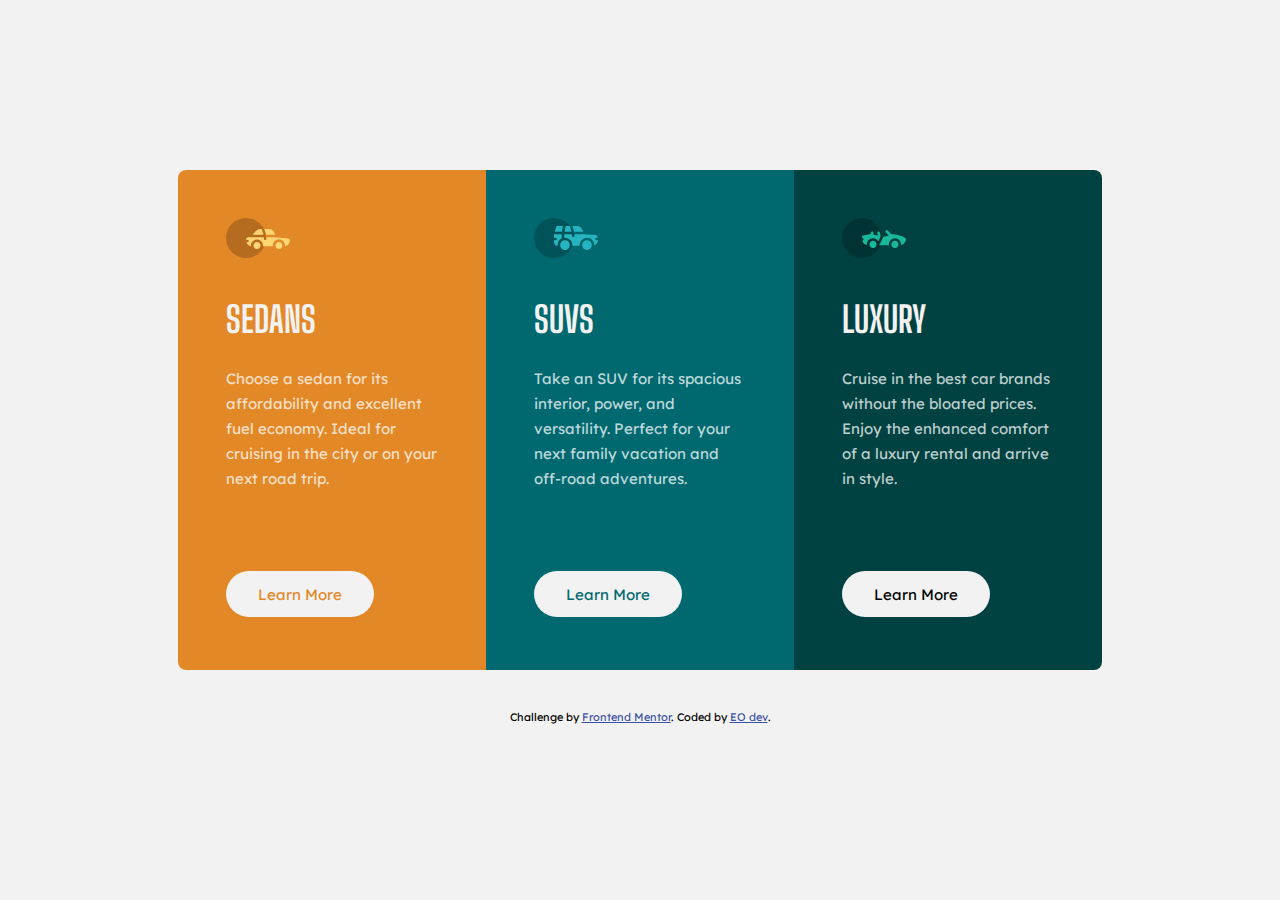
<file: 3-column-preview-card-component-main/index.html>
<!DOCTYPE html>
<html lang="en">
<head>
  <meta charset="UTF-8">
  <meta name="viewport" content="width=device-width, initial-scale=1.0"> <!-- displays site properly based on user's device -->

  <link rel="icon" type="image/png" sizes="32x32" href="./images/favicon-32x32.png">
  <link rel="stylesheet" href="./style.css">
  
  <title>Frontend Mentor | 3-column preview card component</title>

  <!-- Feel free to remove these styles or customise in your own stylesheet 👍 -->
  
</head>
<body>

  <section class="main-container">

    <article id="sedans">
      <img src="./images/icon-sedans.svg" alt="Sedans-icon">
      <h2>Sedans</h2>
      <p>
        Choose a sedan for its affordability and excellent fuel economy. Ideal for cruising in the city
        or on your next road trip.
      </p>
      <button id="sedans-btn">Learn More</button>
    </article>

    <article id="suvs">
      <img src="./images/icon-suvs.svg" alt="Suvs-icon">
      <h2>SUVs</h2>
      <p>
        Take an SUV for its spacious interior, power, and versatility. Perfect for your next family vacation 
  and off-road adventures.
      </p>
      <button id="suvs-btn">Learn More</button>
    </article>

    <article id="luxury">
      <img src="./images/icon-luxury.svg" alt="Luxury-icon">
      <h2>Luxury</h2>
      <p>
        Cruise in the best car brands without the bloated prices. Enjoy the enhanced comfort of a luxury 
  rental and arrive in style.
      </p>
      <button id="luxury-btn">Learn More</button>
    </article>
    
  </section>
  
  <div class="attribution">
    Challenge by <a href="https://www.frontendmentor.io?ref=challenge" target="_blank">Frontend Mentor</a>. 
    Coded by <a href="#">EO dev</a>.
  </div>
</body>
</html>
</file>
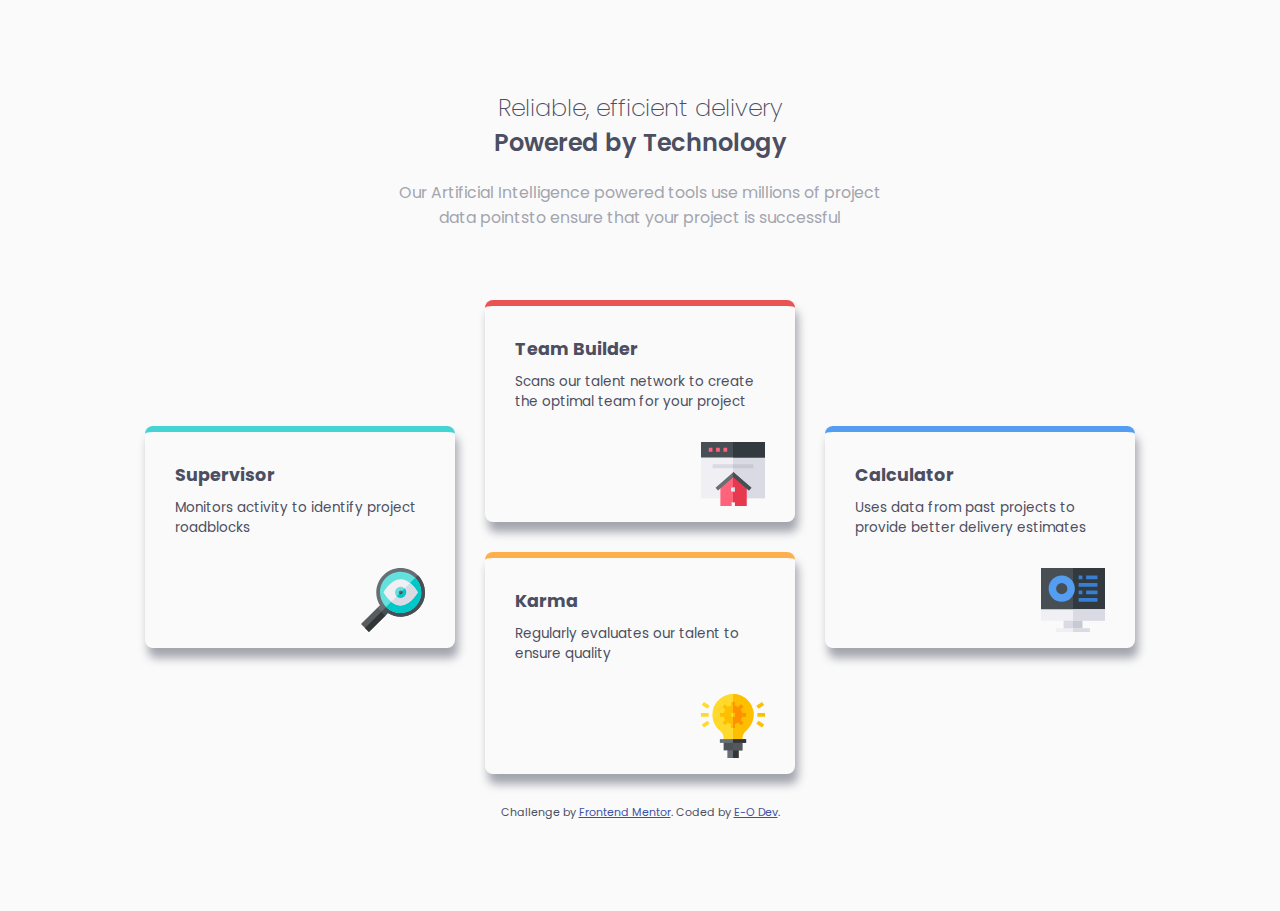
<file: four-card-feature-section-master/index.html>
<!DOCTYPE html>
<html lang="en">
<head>
  <meta charset="UTF-8">
  <meta name="viewport" content="width=device-width, initial-scale=1.0"> 

  <link rel="icon" type="image/png" sizes="32x32" href="./images/favicon-32x32.png">
  
  <title>Frontend Mentor | Four card feature section</title>
  <link rel="stylesheet" href="./style.css">
</head>
<body>
  
  <div class="container">
    <header>
      <h1>Reliable, efficient delivery</h1>
      <h2>Powered by Technology</h2>
      <p>Our Artificial Intelligence powered tools use millions of project data pointsto ensure that your project is successful</p>
    </header>
    <div class="cardsContainer">
      <div class="cards card1">
        <div class="content">
          <h3>Supervisor</h3>
          <p>Monitors activity to identify project roadblocks</p>
          <div class="image">
            <img src="./images/icon-supervisor.svg" alt="lupa">
          </div>
        </div>
      </div>
      <div class="twoCards">
        <div class="cards card2">
          <div class="content">
            <h3>Team Builder</h3>
            <p>Scans our talent network to create the optimal team for your project</p>
            <div class="image">
              <img src="./images/icon-team-builder.svg" alt="Icono team-builder">
            </div>
          </div>
        </div>
        <div class="cards card3">
          <div class="content">
            <h3>Karma</h3>
            <p>Regularly evaluates our talent to ensure quality</p>
            <div class="image">
              <img src="./images/icon-karma.svg" alt="icono- karma">
            </div>
          </div>
        </div>
    
      </div>
      <div class="cards card4">
        <div class="content">
          <h3>Calculator</h3>
          <p>Uses data from past projects to provide better delivery estimates</p>
          <div class="image">
            <img src="./images/icon-calculator.svg" alt="calculator">
          </div>
        </div>
      </div>
    </div>
    
    
    <footer>
      <p class="attribution">
        Challenge by <a href="https://www.frontendmentor.io?ref=challenge" target="_blank">Frontend Mentor</a>.
        Coded by <a href="#">E-O Dev</a>.
      </p>
    </footer>
  </div>
</body>
</html>
</file>
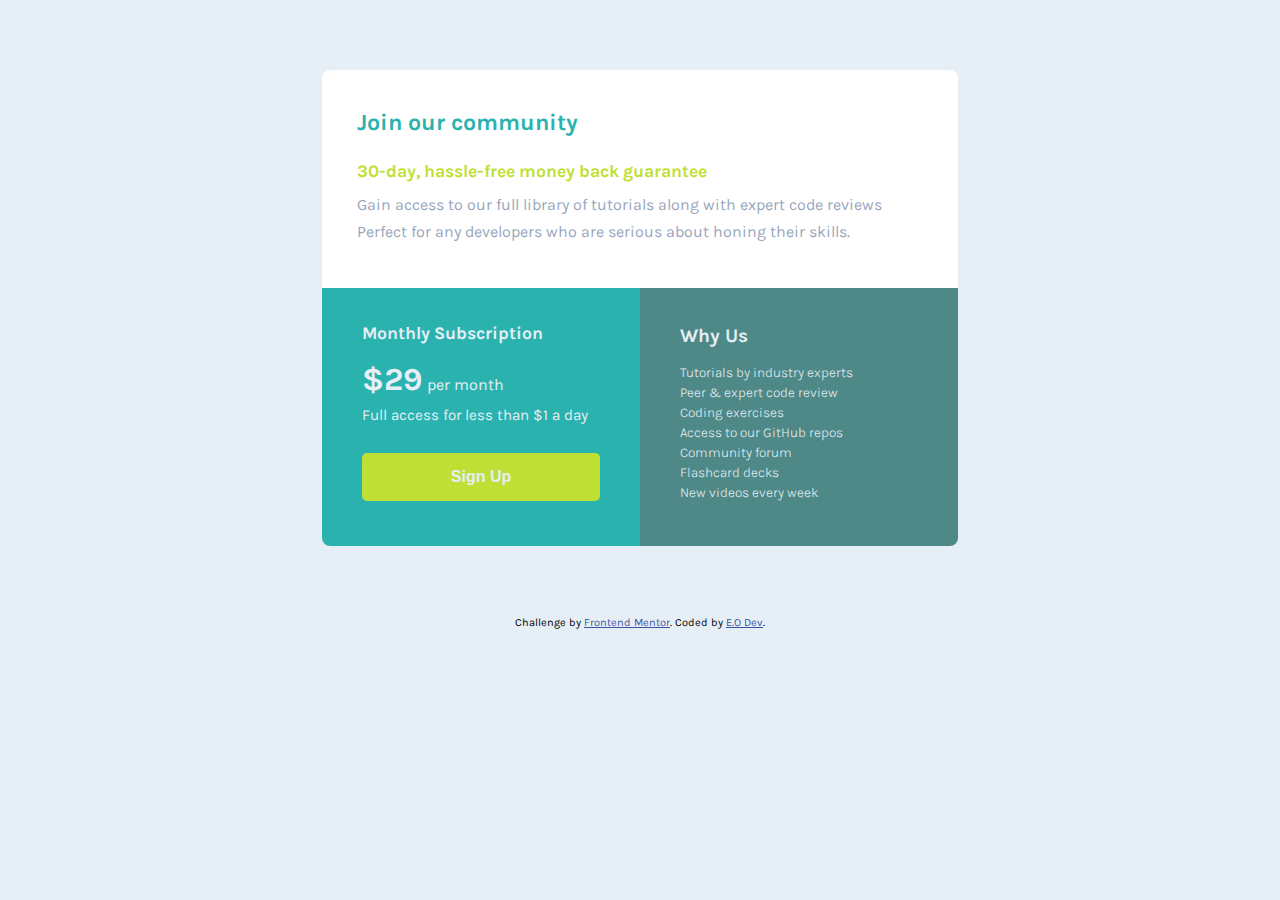
<file: single-price-grid-component-master/index.html>
<!DOCTYPE html>
<html lang="en">
<head>
  <meta charset="UTF-8">
  <meta name="viewport" content="width=device-width, initial-scale=1.0">
  <link rel="icon" type="image/png" sizes="32x32" href="./images/favicon-32x32.png">
  <title>Frontend Mentor | Single Price Grid Component</title>
  <link rel="stylesheet" href="./style.css">
</head>
<body>
  <main class="mainContainer">
    <section class="our__community">
      <h2 class="title">Join our community</h2>
      <h2 class="promo">30-day, hassle-free money back guarantee</h2>
      <p> 
        Gain access to our full library of tutorials along with expert code reviews    Perfect for any developers who are serious about honing their skills.
      </p>
    </section>
    <section class="monthly_subscription">
      <h2>Monthly Subscription</h2>
      <span class="price">&dollar;29</span> <span class="payment">per month</span>
      <p>Full access for less than &dollar;1 a day</p>
      <button>Sign Up</button>
    </section>
    <section class="why_us">
      <h2>Why Us</h2>
      <ul>
        <li>Tutorials by industry experts</li>
        <li>Peer &amp; expert code review</li>
        <li>Coding exercises</li>
        <li>Access to our GitHub repos</li>
        <li>Community forum</li>
        <li>Flashcard decks</li>
        <li>New videos every week</li>
      </ul>
    </section>
  </main>
  
  <footer>
    <p class="attribution">
      Challenge by <a href="https://www.frontendmentor.io?ref=challenge" target="_blank">Frontend Mentor</a>. 
      Coded by <a href="#">E.O Dev</a>.
    </p>
  </footer>
</body>
</html>
</file>
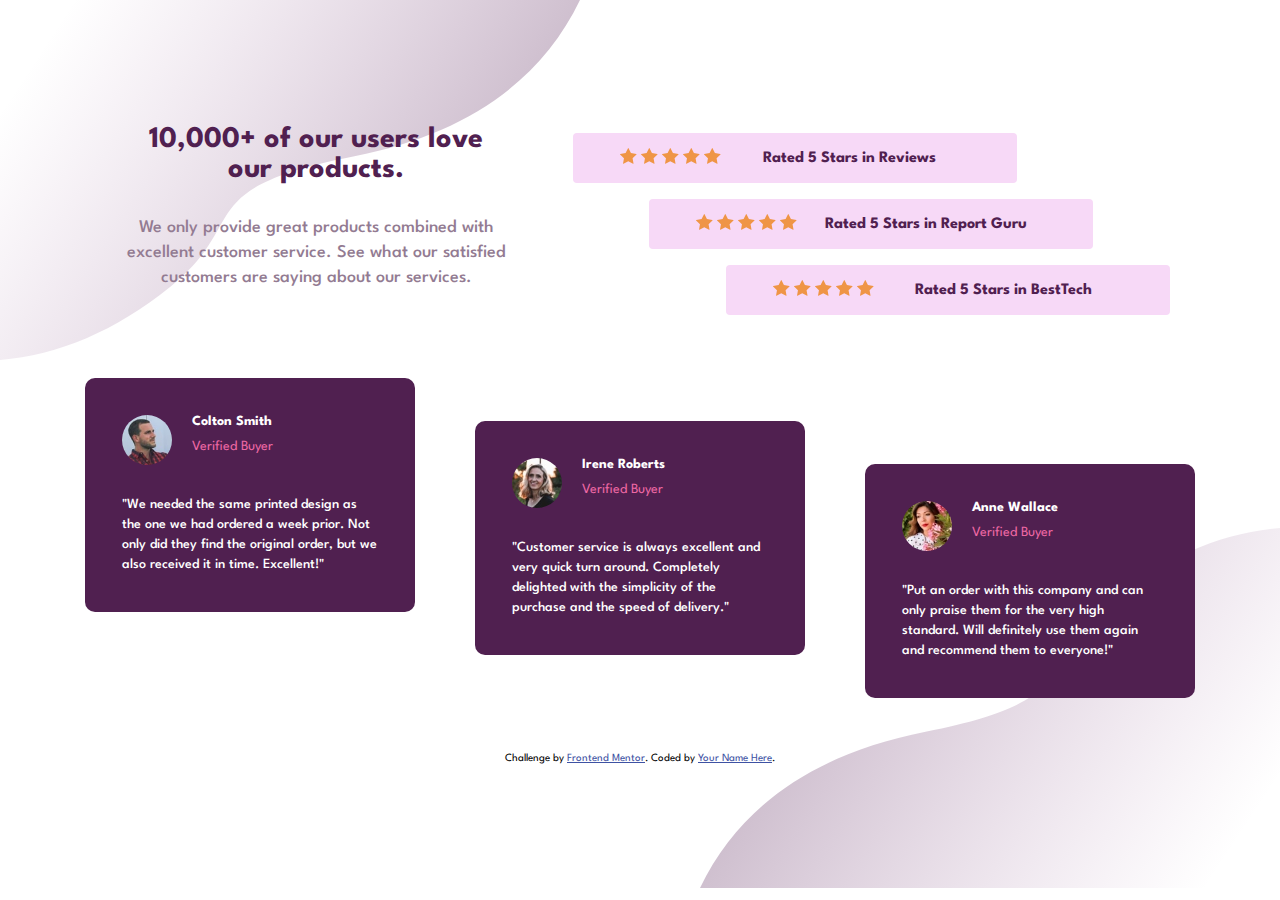
<file: social-proof-section-master/index.html>
<!DOCTYPE html>
<html lang="en">
  <head>
    <meta charset="UTF-8" />
    <meta name="viewport" content="width=device-width, initial-scale=1.0" />
    <link rel="icon" type="image/png" sizes="32x32" href="./images/favicon-32x32.png"/>
    <title>Frontend Mentor | Social proof section</title>
    <link rel="stylesheet" href="./style/style.css">
  </head>
  <body>
    <div class="container">
      <header>
        <h1>10,000+ of our users love our products.</h1>
        <p> We only provide great products combined with excellent customer service. See what our satisfied customers are saying about our services.</p>
      </header>
      <div class="starsContainer">
        <div class="stars star1">
          <div class="fivestar">
            <img src="images/icon-star.svg" alt="">
            <img src="images/icon-star.svg" alt="">
            <img src="images/icon-star.svg" alt="">
            <img src="images/icon-star.svg" alt="">
            <img src="images/icon-star.svg" alt="">
          </div>
          <h4 class="text">Rated 5 Stars in Reviews</h4>
        </div>
        <div class="stars star2">
          <div class="fivestar">
            <img src="images/icon-star.svg" alt="">
            <img src="images/icon-star.svg" alt="">
            <img src="images/icon-star.svg" alt="">
            <img src="images/icon-star.svg" alt="">
            <img src="images/icon-star.svg" alt="">
          </div>
          <h4 class="text">Rated 5 Stars in Report Guru</h4>
        </div>
        <div class="stars star3">
          <div class="fivestar">
            <img src="images/icon-star.svg" alt="">
            <img src="images/icon-star.svg" alt="">
            <img src="images/icon-star.svg" alt="">
            <img src="images/icon-star.svg" alt="">
            <img src="images/icon-star.svg" alt="">
          </div>
          <h4 class="text">Rated 5 Stars in BestTech</h4>
        </div>
      </div>
      
      
      <div class="cardsContainer">
        <div class="cards card1">
          <img src="images/image-colton.jpg" alt="">
          <span class="name">Colton Smith </span>
          <span class="status">Verified Buyer</span>
          <p>"We needed the same printed design as the one we had ordered a week prior.
          Not only did they find the original order, but we also received it in time.
          Excellent!"</p>
        </div>
        <div class="cards card2">
          <img src="images/image-irene.jpg" alt="">
          <span class="name">Irene Roberts </span>
          <span class="status">Verified Buyer</span>
          <p>"Customer service is always excellent and very quick turn around. Completely
        delighted with the simplicity of the purchase and the speed of delivery."</p>
        </div>
        <div class="cards card3">
          <img src="images/image-anne.jpg" alt="">
          <span class="name">Anne Wallace </span>
          <span class="status">Verified Buyer</span>
          <p>"Put an order with this company and can only praise them for the very high
        standard. Will definitely use them again and recommend them to everyone!"</p>
        </div>
      </div>
      
      
      
      
      
      
      
      
      
      
      <footer>
        <div class="attribution">
          Challenge by
          <a href="https://www.frontendmentor.io?ref=challenge" target="_blank"
            >Frontend Mentor</a
          >. Coded by <a href="#">Your Name Here</a>.
        </div>
      </footer>
    </div>
  </body>
</html>
</file>
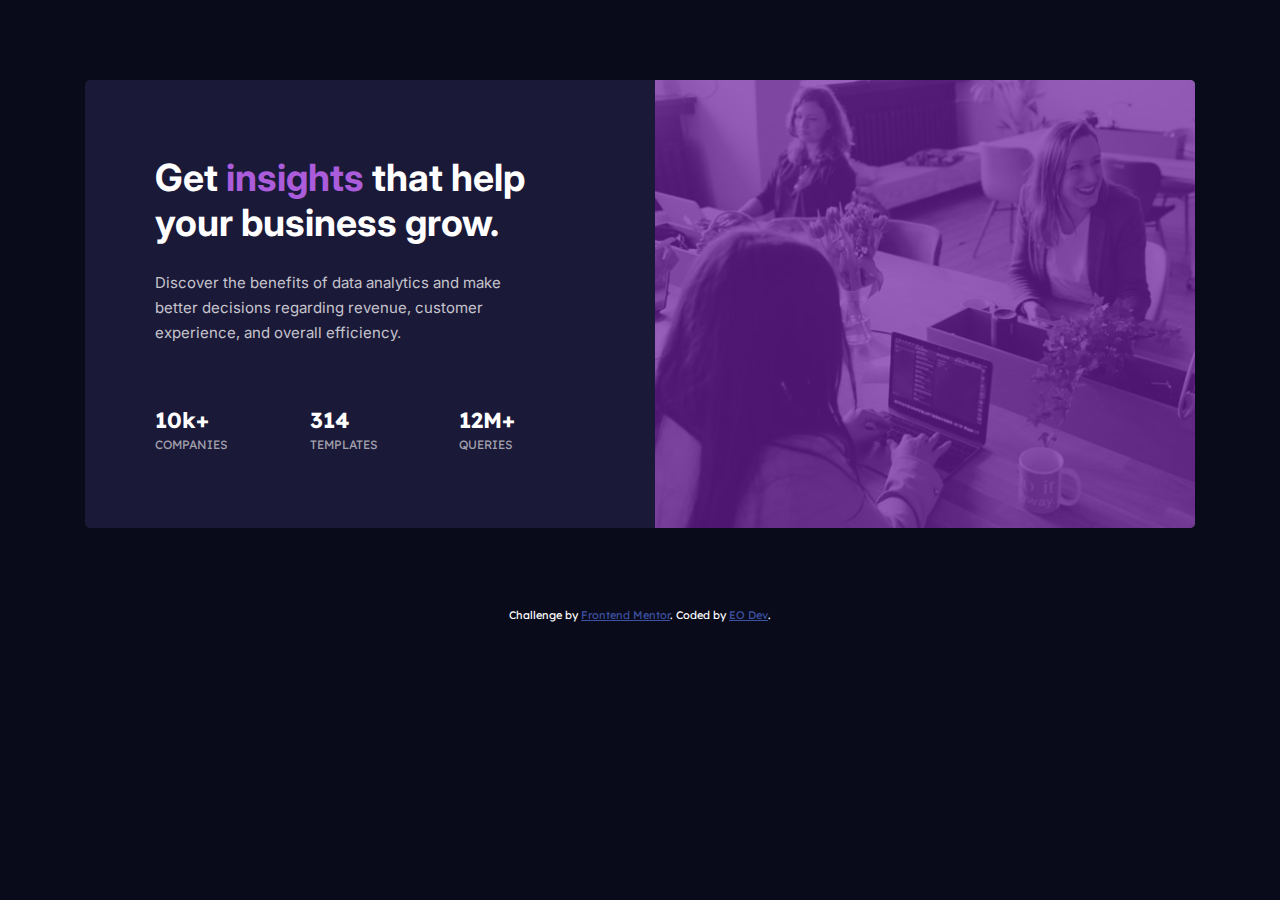
<file: stats-preview-card-component-main/index.html>
<!DOCTYPE html>
<html lang="en">
<head>
  <meta charset="UTF-8">
  <meta name="viewport" content="width=device-width, initial-scale=1.0">
  <link rel="icon" type="image/png" sizes="32x32" href="./images/favicon-32x32.png">
  <title>Frontend Mentor | Stats preview card component</title>
  <link rel="stylesheet" href="../stats-preview-card-component-main/style.css">
</head>
<body>

  <main>

    <section class="secction1">

      <div class="image">
        <div id="layer"></div>
      </div>

    </section>

    <section class="secction2">
      
        <h1>Get <span>insights</span> that help your business grow.</h1>
        <p>Discover the benefits of data analytics and make better decisions regarding revenue, customer
        experience, and overall efficiency.</p>

      <div class="stats">
        <div class="stats-details">
          <div class="amount">10k+</div>
          <div class="concept">companies</div>
        </div>
        <div class="stats-details">
          <div class="amount">314</div>
          <div class="concept">templates</div>
        </div>
        <div class="stats-details">
          <div class="amount">12M+ </div>
          <div class="concept">queries</div>
        </div>
      </div>  


    </section>
    
     
     
    
  </main>

  <div class="attribution">
    Challenge by <a href="https://www.frontendmentor.io?ref=challenge" target="_blank">Frontend Mentor</a>. 
    Coded by <a href="#">EO Dev</a>.
  </div>
</body>
</html>
</file>
<file: 3-column-preview-card-component-main/style.css>
@import url('https://fonts.googleapis.com/css2?family=Big+Shoulders+Display:wght@100..900&family=Lexend+Deca:wght@100..900&display=swap');
/* font-family: "Big Shoulders Display", sans-serif;
font-family: "Lexend Deca", serif; */

:root{
    --brightOrange: hsl(31, 77%, 52%);
    --darkCyan: hsl(184, 100%, 22%);
    --veryDarkCyan: hsl(179, 100%, 13%);
    --transparentWhite: hsla(0, 0%, 100%, 0.75);/*paragraphs*/
    --veryLightGray: hsl(0, 0%, 95%);/*(background, headings, buttons)*/
}

*{
    margin: 0;
    padding: 0;
    box-sizing: border-box;
}

body{
    font-size: 15px;
    font-family: "Lexend Deca", serif;
    background: var(--veryLightGray);
    
}

.main-container{
    
    width: 325px;
    margin: 87px auto 40px;
    border-radius: 8px;
    overflow: hidden;
}

article{
    width: 100%;
    height: 440px;
    padding: 48px;
}
#sedans{
    background-color: var(--brightOrange);
}

#suvs{
    background-color: var(--darkCyan);
}

#luxury{
    background-color: var(--veryDarkCyan);
}

img{
    margin-bottom: 36px; 
}

h2{
    font-family: "Big Shoulders Display", sans-serif;
    color: var(--veryLightGray);
    font-size: 2.4em;
    text-transform: uppercase;
    margin-bottom: 25px;
}

p{
    color: var(--transparentWhite);
    line-height: 25px;
    margin-bottom: 25px;
}

button{
    width: 148px;
    height: 46px;
    border-radius: 45px;
    border-style: none;
    background-color: var(--veryLightGray);
    font-family: "Lexend Deca", serif; 
    font-size: 15px;
}

#sedans-btn{
    color: var(--brightOrange);
}
#suvs-btn{
    color: var(--darkCyan);
}
#luxury{
    color: var(--veryDarkCyan);
}

button:hover{
    cursor: pointer;
    border: 2px solid var(--veryLightGray);
}
#sedans-btn:hover{
    background-color: var(--brightOrange);
    color: var(--veryLightGray);
}
#suvs-btn:hover{
    background-color: var(--darkCyan);
    color: var(--veryLightGray);
}
#luxury-btn:hover{
    background-color: var(--veryDarkCyan);
    color: var(--veryLightGray);
}

/*---------------------------------------*/
@media (min-width:994px){
    .main-container{
        width: 924px;
        display: flex;
        margin-top: 170px;
    }
    article{
        height: 500px;
    }
    p{
        margin-bottom: 80px;
    }
}


.attribution { font-size: 11px; text-align: center; }
.attribution a { color: hsl(228, 45%, 44%); }
</file>
<file: four-card-feature-section-master/style.css>
@import url('https://fonts.googleapis.com/css2?family=Poppins:ital,wght@0,100;0,200;0,300;0,400;0,500;0,600;0,700;0,800;0,900;1,100;1,200;1,300;1,400;1,500;1,600;1,700;1,800;1,900&display=swap');
/*font-family: "Poppins", sans-serif;*/

:root{
    --Red: hsl(0, 78%, 62%);
    --Cyan: hsl(180, 62%, 55%);
    --Orange: hsl(34, 97%, 64%);
    --Blue: hsl(212, 86%, 64%);
    --VeryDarkBlue: hsl(234, 12%, 34%);
    --GrayishBlue: hsl(229, 6%, 66%);
    --VeryLightGray: hsl(0, 0%, 98%);
}
*{
    margin: 0;
    padding: 0;
    box-sizing: border-box;
}
body{
    font-family: 'Poppins', sans-serif;
    font-size: 15px;
    color: var(--VeryDarkBlue);
    background-color: var(--VeryLightGray);
}

.container{
    margin: 90px 30px;
    
}

/*header*/
header{
    text-align: center;
    
}

header h1{
    font-size: 1.6em;
    font-weight: 200; 
}
header h2{
    font-size: 1.6em;
    font-weight: 600;
}
header p{
    font-size: 1.05em;
    color: var(--GrayishBlue);
    margin-top: 20px;
    margin-bottom: 70px;
}
/*cards*/
.cardsContainer{
    max-width: 400px;
    margin: 0 auto;
}
.cards{

    border-radius: 8px;
    background-color: var(--VeryLightGray);
    box-shadow: 3px 10px 10px var(--GrayishBlue);
    margin-bottom: 30px;
    min-width: 310px;
    max-width: 400px;
    height: 222px;
}

.card1{
    border-top: 6px solid var(--Cyan);
}
.card2{
    border-top: 6px solid var(--Red);
}
.card3{
    border-top: 6px solid var(--Orange);
}
.card4{
    border-top: 6px solid var(--Blue);
}

.cards .content{
    padding: 30px;
}

.cards .content p{
    font-size: 0.9em;
    margin: 10px 0 30px 0;
}
.cards .content .image{
    text-align: right;
}
/*mediaqueris*/
/*600px*/
@media only screen and (max-width: 600px) {
    header{
        max-width: 305px;
        margin: 0 auto;
    }
    header h1, h2{
        font-size: 2.5em;
    }
}

/*780px*/
@media only screen and (min-width:780px) {
    .cardsContainer{
        display: grid;
        grid-template-columns: 1fr 1fr;
        column-gap: 30px;
        justify-content: center;
        
    }
    .twoCards{
        grid-column: 2/3;
        grid-row: 1/3;
    }
}

/*1175px*/
@media only screen and (min-width: 1175px) {
    header{
        max-width: 505px;
        margin: 0 auto;
    }
    .cardsContainer{
        display: flex;
        justify-content: center;
        align-items: center;
       
    }
}


.attribution { font-size: 11px; text-align: center; }
.attribution a { color: hsl(228, 45%, 44%); }
</file>
<file: single-price-grid-component-master/style.css>
@import url('https://fonts.googleapis.com/css2?family=Karla:ital,wght@0,200..800;1,200..800&display=swap');
/*font-family: "Karla", sans-serif;*/
:root{
    --Cyan: hsl(179, 62%, 43%);
    --lightCyan: hsl(179, 27%, 42%);
    --BrightYellow: hsl(71, 73%, 54%);
    --LightGray: hsl(204, 43%, 93%);
    --GrayishBlue: hsl(218, 22%, 67%)
}



body{
    margin: 0;
    padding: 0;
    font-family: "Karla", sans-serif;
    font-size: 16px;
    background-color: var(--LightGray);
}

/*----------------375px------------------*/
.mainContainer{
    background-color: white;
    width: 313px;
    height: 730px;
    margin: 70px auto 70px;
    border-radius: 8px;
    overflow: hidden;
}

/*-----------our__community---------------*/
.our__community{
    padding: 12px 24px 24px 24px;
    height: 270px;
    box-sizing: border-box;
}
.our__community .title{
    font-size: 1.2em;
    color: var(--Cyan);
}
.our__community .promo{
    font-size: 1em;
    color: var(--BrightYellow);
    margin: 25px 0 10px 0 ;
}
.our__community p{
    color: var(--GrayishBlue);
    font-size: 0.86em;
    line-height: 27px;
    margin-top: 16px;
}

/*-----------.monthly_subscription---------------*/
.monthly_subscription{
    background-color: var(--Cyan);
    padding: 12px 24px 24px 24px;
    height: 230px;
    box-sizing: border-box;
    color: var(--LightGray);
}
.monthly_subscription h2{
    font-size: 1em;
    margin-bottom: 18px;
}
.price{
    font-size: 2em;
    font-weight: 700;
}
.monthly_subscription p{
    margin-top: 8px;
}

.monthly_subscription button{
    margin-top: 14px;
    background-color: var(--BrightYellow);
    width: 100%;
    height: 48px;
    border-radius: 5px;
    border-style: none;
    color: var(--LightGray);
    font-size: 1em;
    font-weight: 700;
}


/*-----------why_us---------------*/
.why_us{
    background-color: var(--lightCyan);
    padding: 8px 24px 24px 24px;
    height: 230px;
    box-sizing: border-box;
    color: var(--LightGray);
}
.why_us h2{
    font-size: 1.2em;
}

.why_us li{
    list-style: none;
    margin-left: -40px;
    font-size: 0.85em;
    line-height: 20px;
    font-weight: 300;
}


/*Footer*/
.attribution { font-size: 11px; text-align: center; }
.attribution a { color: hsl(228, 45%, 44%); }

/*---------------------Desktop--------------------*/
@media only screen and (min-width: 680px) {
    .mainContainer{
        width: 636px;
        height: 476px;
        display: grid;
        grid-template-columns: 1fr 1fr;
        margin-top: 150px auto 100px;

    }
    .our__community{
        grid-column: 1/3;
        padding: 20px 35px 35px 35px;
        height: 218px;
    }
    .our__community .title{
        font-size: 1.45em;
    }
    .our__community .promo{
        font-size: 1.1em;
    }
    .our__community p{
        font-size: 1em;
        line-height: 27px;
        margin-top: 8px;
    }

    .monthly_subscription{
        padding: 20px 40px 40px 40px;
        height: 258px;
    }
    .monthly_subscription h2{
        font-size: 1.1em;
    }
    .monthly_subscription p{
        font-size: 0.95em;
    }
    .why_us{
        height: 258px;
        padding: 20px 40px 40px 40px;
    }
}
</file>
<file: social-proof-section-master/style/style.css>
@import url('https://fonts.googleapis.com/css2?family=League+Spartan:wght@100..900&display=swap');
/*font-family: "League Spartan", sans-serif;
  font-optical-sizing: auto;
  font-weight: <weight>;
  font-style: normal;*/
  :root{
    --VeryDarkMagenta: hsl(300, 43%, 22%);
    --SoftPink: hsl(333, 80%, 67%);
    --DarkGrayishMagenta: hsl(303, 10%, 53%);
    --LightGrayishMagenta: hsl(300, 64%, 91%);
    --White: hsl(0, 0%, 100%);
  }

  *{
    margin: 0;
    padding: 0;
    box-sizing: border-box;
  }

  body{
    background-image: url(../images/bg-pattern-top-mobile.svg), url(../images/bg-pattern-bottom-mobile.svg);
    background-repeat: no-repeat;
    background-position: top left, bottom right;
    font-family: "League Spartan", sans-serif;
  }

  .container{
    margin: 80px auto;
    display: flex;
    flex-direction: column;

  }

  header{
    margin-bottom: 30px;
  }

  header h1{
    color: var(--VeryDarkMagenta);
    font-size: 30px;
    font-weight: 700;
    line-height: 30px;
    text-align: center;
    margin: 0 64px 30px 64px;
  }
  header p{
    color: var(--DarkGrayishMagenta);
    text-align: center;
    line-height: 25px;
    font-size: 18px;
    font-weight: 500;
    margin: 0 28px 0 28px;
  }

/*Section stars*/
  .starsContainer{
    display: flex;
    flex-direction: column;
    align-items: center;
    margin-bottom: 30px;
  }
  .stars{
    background-color: var(--LightGrayishMagenta);
    border-radius: 4px;
    margin: 8px 0;
    width: 330px;
    height: 80px;
    padding: 15px;
    font-weight: 700;
    color: var(--VeryDarkMagenta);
    display: flex;
    flex-direction: column;
    justify-content: space-between;
    align-items: center;
  }

  .stars .fivestar{
    min-width: 110px;
  }

  .stars .text{
    min-width: 240px;
    text-align: center;
  }


/*cards*/

.cardsContainer{
  display: flex;
  flex-direction: column;
  justify-content: space-between;
  align-items: center;
  margin-bottom: 30px;
}

.cards{
  background-color: var(--VeryDarkMagenta);
  border-radius: 10px;
  max-width: 330px;
  padding: 37px;
  margin: 16px 24px 0 24px;
  color: var(--White);
  font-size: 14px;
  display: grid;
  grid-template-columns: 1fr 10fr;
}

.cards img{
  border-radius: 50%;
  width: 50px;
  margin-right: 20px;
  grid-column: 1/2;
  grid-row: 1/3;
}

.cards .name{
  font-weight: 700;
  grid-column: 2/3;
}
.cards .status{
  color: var(--SoftPink);
  grid-column: 2/3;
}
.cards p{
  font-weight: 500;
  line-height: 20px;
  grid-column: 1/3;
  margin-top: 30px;
}



/*Footer*/
.attribution {
    font-size: 11px;
    text-align: center;
  }
  .attribution a {
    color: hsl(228, 45%, 44%);
  }

  /*mediaqueri*/
  @media only screen and (min-width: 376px){
    .starsContainer{
      padding: 0 25px;
    }
    .star1{
      align-self: flex-start;
    }
    .star3{
      align-self: flex-end;
    }
    .cardsContainer{
      padding: 0 14px;
    }
    .card1{
      align-self: flex-start;
    }
    .card3{
      align-self: flex-end;
    }
  }

  /*(>768px)*/
  @media only screen and (min-width: 768px){
    body{
      background-image: url(../images/bg-pattern-top-desktop.svg), url(../images/bg-pattern-bottom-desktop.svg);
      background-size: 400px;
    }
    .stars{
      flex-direction: row;
      width: 444px;
      height: 50px;
      justify-content: center;
    }
    .cardsContainer{
      display: grid;
      grid-template-columns: 1fr 1fr;
    }
    .card1{
      grid-column: 1/2;
      justify-self: center;
    }
    .card2{
      grid-column:2/3 ;
      justify-self: center;
    }
    .card3{
      grid-column: 1/3;
      grid-row: 2/3;
      justify-self: center;
    }
  }

  /*>894*/

  @media only screen and (min-width: 894px){
    .container{
      display: grid;
      grid-template-columns: repeat(12, 1fr);
      row-gap: 25px;
    }
    header{
      grid-column: 1/6;
    }
    .starsContainer{
      grid-column: 6/-1;
    }
    .cardsContainer{
      grid-column: 1/-1;
    }
    footer{
      grid-column: 1/-1;
    }
  }

  /*>1160px*/
  @media only screen and (min-width: 1160px){
    body{
      background-size: 580px;
    }
    .container{
      margin: 125px auto;
      max-width: 1110px;
    }
    .cardsContainer{
      display: flex;
      flex-direction: row;
      padding: 0;
      height: 320px;
    }
    .cards{
      margin: 0;
    }
  }

  /*>1440px*/
  @media only screen and (min-width: 1440px){
    header{
      max-width: 430px;
      margin: 0;
    }
    header h1{
      font-size: 45px;
      text-align: left;
      margin: 0;
      line-height: 45px;
    }
    header p{
      text-align: left;
      margin: 15px 0 30px 0;
    }
    .starsContainer{
      grid-column: 7/-1;
      padding: 0;
    }
  }
</file>
<file: stats-preview-card-component-main/style.css>
@import url('https://fonts.googleapis.com/css2?family=Inter:ital,opsz,wght@0,14..32,100..900;1,14..32,100..900&family=Lexend+Deca:wght@100..900&display=swap');

/*font-family: "Inter", sans-serif; font-family: "Lexend Deca", sans-serif;*/

:root{
    --Verydarkblue: hsl(233, 47%, 7%);
    --Dark-desaturated-blue: hsl(244, 38%, 16%);
    --Softviolet: hsl(277, 64%, 61%);
    --White: hsl(0, 0%, 100%);
    --SlightlytransparentwhiteP: hsla(0, 0%, 100%, 0.75);
    --SlightlytransparentwhiteS: hsla(0, 0%, 100%, 0.6);
    --Layer: rgba(110,30,160,0.7)
}

*{
    margin: 0;
    padding: 0;
    box-sizing: border-box;
}
body{
    font-family: "Lexend Deca", sans-serif;
    font-size: 15px;
    background-color: var(--Verydarkblue);
}
main{
    background-color: var(--Dark-desaturated-blue);
    height: 782px;
    width: 328px;
    margin: 88px auto;
    border-radius: 5px;
    overflow: hidden;
}
/*----------------------seccion 1------------------*/
.image{
    background-image: url(/stats-preview-card-component-main/images/image-header-mobile.jpg);
    background-size: cover;
    width: 100%;
    height: 240px;
}
#layer{
    background-color: var(--Layer);
    width: 100%;
    height: 100%;
}

/*----------------------seccion 1------------------*/
.secction2{
    padding: 40px 33px;
    text-align: center;
}

h1{
    color: var(--White);
    font-size: 1.8em;
    font-family: "Inter", sans-serif;
    height: 115px;
}
span{
    color: var(--Softviolet);
}

p{
    color: var(--SlightlytransparentwhiteP);
    font-family: "Inter", sans-serif;
    font-size: 1em;
    line-height: 25px;
    height: 137px;

}
.stats{
    color: var(--SlightlytransparentwhiteS);
    line-height: 25px;
}

.amount{
    font-weight: 700;
    font-size: 1.45em;
    color: var(--White);
}
.concept{
    text-transform: uppercase;
    font-size: 0.8em;
    margin-bottom: 33px;
}


/*--------------------------------------1440px---------------------------*/
@media screen and (min-width: 1200px) {
    main{
        width: 1110px;
        height: 448px;
        display: flex;
        flex-direction: row-reverse;
        margin: 80px auto;
    }
    .image{
        background-image: url(../stats-preview-card-component-main/images/image-header-desktop.jpg);
        width: 540px;
        height: 100%;
    }
    .secction2{
        padding: 75px 70px;
        text-align: left;
    }
    h1{
        font-size: 2.5em; 
    }
    p{
        margin-right: 70px;
    }
    .stats{
        display: flex;
        flex-direction: row;
        justify-content: space-between;
        margin-right: 70px;
    }
    
}


.attribution {margin-bottom: 50px; font-size: 11px; text-align: center; color: var(--White); }
.attribution a { color: hsl(228, 45%, 44%); }
</file>
